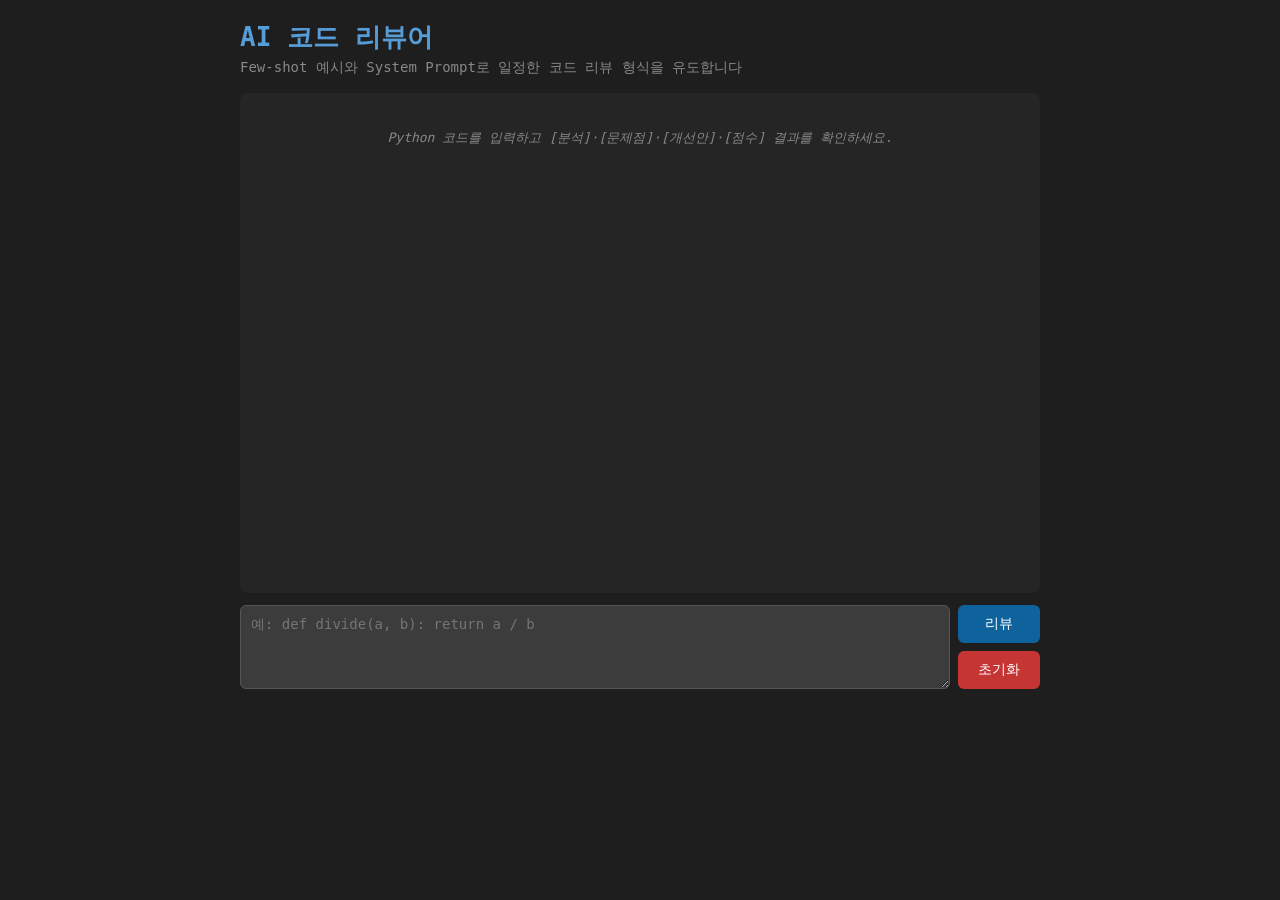
<file: chapter2/practices/p01_code_reviewer/templates/index.html>
<!DOCTYPE html>
<html lang="ko">
<head>
    <meta charset="UTF-8">
    <title>AI 코드 리뷰어 — Chapter 2 실습</title>
    <style>
        * { margin: 0; padding: 0; box-sizing: border-box; }
        body { font-family: monospace; background: #1e1e1e; color: #d4d4d4; display: flex; justify-content: center; padding: 20px; }
        .container { width: 100%; max-width: 800px; }
        h1 { color: #569cd6; margin-bottom: 4px; }
        .subtitle { color: #888; margin-bottom: 16px; font-size: 14px; }
        .chat-area { background: #252526; border-radius: 8px; height: 500px; overflow-y: auto; padding: 16px; margin-bottom: 12px; }
        .message { margin-bottom: 16px; padding: 10px 14px; border-radius: 8px; }
        .message.user { background: #2d2d30; }
        .message.assistant { background: #1e3a2f; }
        .role { font-weight: bold; color: #569cd6; display: block; margin-bottom: 4px; font-size: 12px; }
        .message.assistant .role { color: #4ec9b0; }
        .text { white-space: pre-wrap; line-height: 1.6; }
        .input-area { display: flex; gap: 8px; }
        textarea { flex: 1; background: #3c3c3c; color: #d4d4d4; border: 1px solid #555; border-radius: 6px; padding: 10px; font-family: monospace; font-size: 14px; resize: vertical; min-height: 80px; }
        button { background: #0e639c; color: white; border: none; border-radius: 6px; padding: 10px 20px; cursor: pointer; font-size: 14px; }
        button:hover { background: #1177bb; }
        button:disabled { background: #555; cursor: not-allowed; }
        button.reset { background: #c53534; }
        button.reset:hover { background: #d94745; }
        .token-info { margin-top: 8px; font-size: 12px; color: #888; }
        .system-msg { color: #888; font-style: italic; text-align: center; padding: 20px; }
        .btn-group { display: flex; flex-direction: column; gap: 8px; }
    </style>
</head>
<body>
    <div class="container">
        <h1>AI 코드 리뷰어</h1>
        <p class="subtitle">Few-shot 예시와 System Prompt로 일정한 코드 리뷰 형식을 유도합니다</p>

        <div id="chat-area" class="chat-area">
            <div id="messages"><div class="system-msg">Python 코드를 입력하고 [분석]·[문제점]·[개선안]·[점수] 결과를 확인하세요.</div></div>
        </div>

        <div class="input-area">
            <textarea id="user-input" placeholder="예: def divide(a, b): return a / b"></textarea>
            <div class="btn-group">
                <button id="send-btn" onclick="sendMessage()">리뷰</button>
                <button class="reset" onclick="resetChat()">초기화</button>
            </div>
        </div>
        <div id="token-info" class="token-info"></div>
    </div>

    <script>
        const sessionId = crypto.randomUUID();

        async function sendMessage() {
            const input = document.getElementById('user-input');
            const message = input.value.trim();
            if (!message) return;

            appendMessage('user', message);
            input.value = '';
            document.getElementById('send-btn').disabled = true;

            const assistantDiv = appendMessage('assistant', '');

            try {
                const response = await fetch('/chat', {
                    method: 'POST',
                    headers: { 'Content-Type': 'application/json' },
                    body: JSON.stringify({ message, session_id: sessionId }),
                });
                const reader = response.body.getReader();
                const decoder = new TextDecoder();
                let buffer = '';

                while (true) {
                    const { done, value } = await reader.read();
                    if (done) break;
                    buffer += decoder.decode(value, { stream: true });
                    const lines = buffer.split('\n');
                    buffer = lines.pop();
                    for (const line of lines) {
                        if (!line.startsWith('data: ')) continue;
                        const data = JSON.parse(line.slice(6));
                        if (data.text) {
                            assistantDiv.querySelector('.text').textContent += data.text;
                            document.getElementById('chat-area').scrollTop = document.getElementById('chat-area').scrollHeight;
                        }
                        if (data.done) {
                            document.getElementById('token-info').textContent =
                                `이번 호출의 토큰 · 입력 ${data.input_tokens} / 출력 ${data.output_tokens}`;
                        }
                    }
                }
            } catch (e) {
                assistantDiv.querySelector('.text').textContent = '리뷰를 받지 못했습니다. 서버 연결과 API 키를 확인하세요.';
            }
            document.getElementById('send-btn').disabled = false;
        }

        function appendMessage(role, text) {
            const messages = document.getElementById('messages');
            const div = document.createElement('div');
            div.className = `message ${role}`;
            const roleSpan = document.createElement('span');
            roleSpan.className = 'role';
            roleSpan.textContent = role === 'user' ? '입력 코드' : 'AI 리뷰';
            const textSpan = document.createElement('span');
            textSpan.className = 'text';
            textSpan.textContent = text;
            div.append(roleSpan, textSpan);
            messages.appendChild(div);
            return div;
        }

        async function resetChat() {
            await fetch('/reset', {
                method: 'POST',
                headers: { 'Content-Type': 'application/json' },
                body: JSON.stringify({ session_id: sessionId }),
            });
            document.getElementById('messages').innerHTML = '<div class="system-msg">Python 코드를 입력하면 새 리뷰를 시작합니다.</div>';
            document.getElementById('token-info').textContent = '';
        }
    </script>
</body>
</html>
</file>
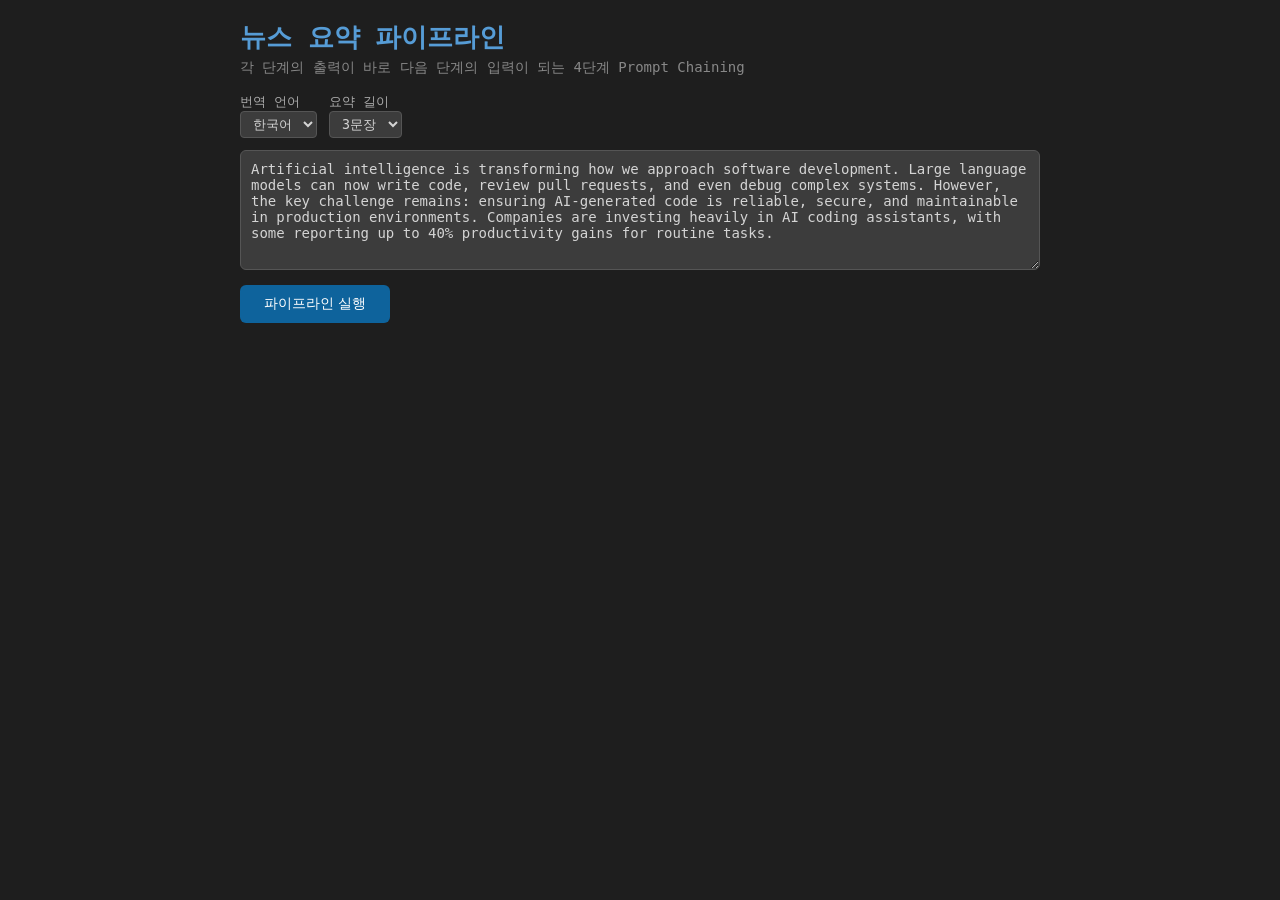
<file: chapter2/practices/p02_news_pipeline/templates/index.html>
<!DOCTYPE html>
<html lang="ko">
<head>
    <meta charset="UTF-8">
    <title>뉴스 요약 파이프라인 — Chapter 2 실습</title>
    <style>
        * { margin: 0; padding: 0; box-sizing: border-box; }
        body { font-family: monospace; background: #1e1e1e; color: #d4d4d4; display: flex; justify-content: center; padding: 20px; }
        .container { width: 100%; max-width: 800px; }
        h1 { color: #569cd6; margin-bottom: 4px; }
        .subtitle { color: #888; margin-bottom: 16px; font-size: 14px; }
        .options { display: flex; gap: 12px; margin-bottom: 12px; }
        .options label { font-size: 13px; color: #aaa; }
        .options select { background: #3c3c3c; color: #d4d4d4; border: 1px solid #555; border-radius: 4px; padding: 4px 8px; font-family: monospace; }
        textarea { width: 100%; background: #3c3c3c; color: #d4d4d4; border: 1px solid #555; border-radius: 6px; padding: 10px; font-family: monospace; font-size: 14px; resize: vertical; min-height: 120px; margin-bottom: 12px; }
        button { background: #0e639c; color: white; border: none; border-radius: 6px; padding: 10px 24px; cursor: pointer; font-size: 14px; margin-bottom: 16px; }
        button:hover { background: #1177bb; }
        button:disabled { background: #555; cursor: not-allowed; }
        .pipeline { display: flex; flex-direction: column; gap: 12px; }
        .step { background: #252526; border-radius: 8px; padding: 14px; border-left: 4px solid #555; }
        .step.running { border-left-color: #dcdcaa; }
        .step.done { border-left-color: #4ec9b0; }
        .step-header { font-weight: bold; font-size: 13px; margin-bottom: 6px; }
        .step.running .step-header { color: #dcdcaa; }
        .step.done .step-header { color: #4ec9b0; }
        .step-result { white-space: pre-wrap; line-height: 1.5; font-size: 14px; }
        .arrow { text-align: center; color: #555; font-size: 18px; }
    </style>
</head>
<body>
    <div class="container">
        <h1>뉴스 요약 파이프라인</h1>
        <p class="subtitle">각 단계의 출력이 바로 다음 단계의 입력이 되는 4단계 Prompt Chaining</p>

        <div class="options">
            <div><label>번역 언어</label><br>
                <select id="language">
                    <option value="한국어">한국어</option>
                    <option value="일본어">일본어</option>
                    <option value="중국어">중국어</option>
                </select>
            </div>
            <div><label>요약 길이</label><br>
                <select id="length">
                    <option value="1문장">1문장</option>
                    <option value="3문장" selected>3문장</option>
                    <option value="5문장">5문장</option>
                </select>
            </div>
        </div>

        <textarea id="article" placeholder="분석할 영문 기사 원문을 입력하세요.">Artificial intelligence is transforming how we approach software development. Large language models can now write code, review pull requests, and even debug complex systems. However, the key challenge remains: ensuring AI-generated code is reliable, secure, and maintainable in production environments. Companies are investing heavily in AI coding assistants, with some reporting up to 40% productivity gains for routine tasks.</textarea>
        <br>
        <button id="run-btn" onclick="runPipeline()">파이프라인 실행</button>

        <div id="pipeline" class="pipeline"></div>
    </div>

    <script>
        const stepNames = ['번역', '요약', '키워드 추출', '감성 분석'];

        async function runPipeline() {
            const article = document.getElementById('article').value.trim();
            if (!article) return;

            const btn = document.getElementById('run-btn');
            btn.disabled = true;

            // 이전 결과를 지우고 새 파이프라인 단계를 화면에 준비합니다.
            const pipeline = document.getElementById('pipeline');
            pipeline.innerHTML = stepNames.map((name, i) =>
                `${i > 0 ? '<div class="arrow">↓</div>' : ''}
                 <div class="step" id="step-${i + 1}">
                    <div class="step-header">${i + 1}단계 · ${name}</div>
                    <div class="step-result"></div>
                 </div>`
            ).join('');

            try {
                const response = await fetch('/analyze', {
                    method: 'POST',
                    headers: { 'Content-Type': 'application/json' },
                    body: JSON.stringify({
                        article,
                        language: document.getElementById('language').value,
                        length: document.getElementById('length').value,
                    }),
                });
                const reader = response.body.getReader();
                const decoder = new TextDecoder();
                let buffer = '';

                while (true) {
                    const { done, value } = await reader.read();
                    if (done) break;
                    buffer += decoder.decode(value, { stream: true });
                    const lines = buffer.split('\n');
                    buffer = lines.pop();
                    for (const line of lines) {
                        if (!line.startsWith('data: ')) continue;
                        const data = JSON.parse(line.slice(6));

                        if (data.step && data.status === 'start') {
                            document.getElementById(`step-${data.step}`).className = 'step running';
                            document.querySelector(`#step-${data.step} .step-result`).textContent =
                                data.step === 1 ? '원문을 입력으로 처리 중...' : '이전 단계 결과를 입력으로 처리 중...';
                        }
                        if (data.step && data.status === 'done') {
                            const stepEl = document.getElementById(`step-${data.step}`);
                            stepEl.className = 'step done';
                            stepEl.querySelector('.step-result').textContent = data.result;
                        }
                    }
                }
            } catch (e) {
                pipeline.innerHTML += '<div style="color:#c53534;margin-top:12px;">파이프라인을 완료하지 못했습니다. 서버 상태를 확인한 뒤 다시 시도하세요.</div>';
            }
            btn.disabled = false;
        }
    </script>
</body>
</html>
</file>
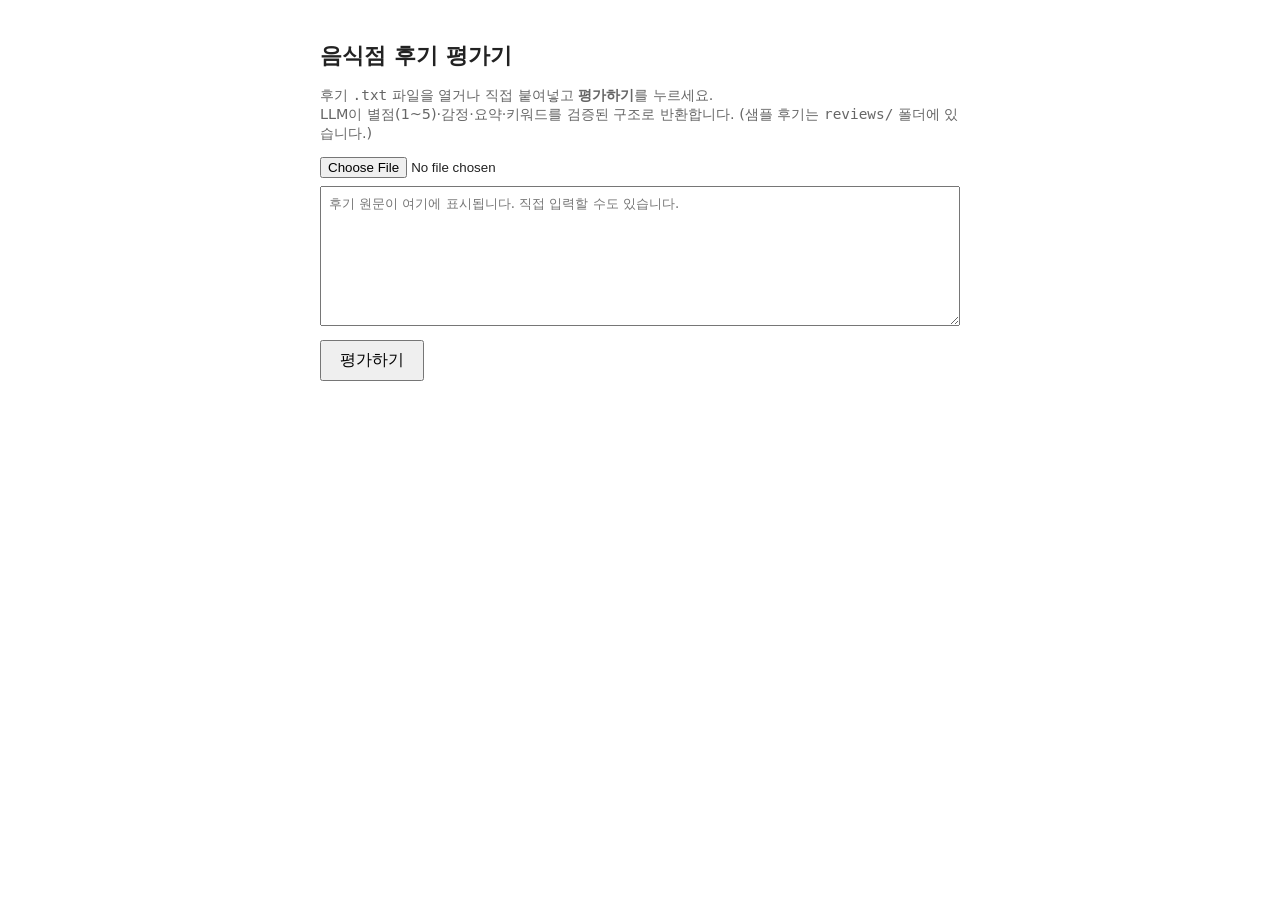
<file: chapter2/practices/p04_review_scorer/templates/index.html>
<!DOCTYPE html>
<html lang="ko">
<head>
  <meta charset="UTF-8">
  <meta name="viewport" content="width=device-width, initial-scale=1.0">
  <title>음식점 후기 평가기</title>
  <!--
    프론트엔드는 의도적으로 최소화했습니다 (바닐라 HTML/CSS/JS).
    이 실습의 중점은 백엔드의 Anthropic SDK 사용과 출력 결과에 있습니다.
  -->
  <style>
    body { font-family: system-ui, sans-serif; max-width: 640px; margin: 40px auto; padding: 0 16px; color: #222; }
    h1 { font-size: 1.4rem; }
    .hint { color: #666; font-size: 0.9rem; }
    textarea { width: 100%; height: 140px; margin-top: 8px; box-sizing: border-box; font-family: inherit; padding: 8px; }
    button { margin-top: 10px; padding: 8px 18px; font-size: 1rem; cursor: pointer; }
    #result { margin-top: 24px; }
    .card { border: 1px solid #ddd; border-radius: 8px; padding: 16px; }
    .stars { font-size: 1.6rem; letter-spacing: 2px; }
    .badge { display: inline-block; padding: 2px 10px; border-radius: 12px; font-size: 0.85rem; color: #fff; }
    .badge.긍정 { background: #2e7d32; }
    .badge.중립 { background: #f9a825; }
    .badge.부정 { background: #c62828; }
    .summary { margin: 12px 0; }
    .keywords span { display: inline-block; background: #eef; border-radius: 6px; padding: 2px 8px; margin: 2px; font-size: 0.85rem; }
    .error { color: #c62828; }
  </style>
</head>
<body>
  <h1>음식점 후기 평가기</h1>
  <p class="hint">
    후기 <code>.txt</code> 파일을 열거나 직접 붙여넣고 <b>평가하기</b>를 누르세요.<br>
    LLM이 별점(1~5)·감정·요약·키워드를 검증된 구조로 반환합니다.
    (샘플 후기는 <code>reviews/</code> 폴더에 있습니다.)
  </p>

  <input type="file" id="file" accept=".txt">
  <textarea id="review" placeholder="후기 원문이 여기에 표시됩니다. 직접 입력할 수도 있습니다."></textarea>
  <button id="btn">평가하기</button>

  <div id="result"></div>

  <script>
    const fileInput = document.getElementById("file");
    const reviewBox = document.getElementById("review");
    const btn = document.getElementById("btn");
    const result = document.getElementById("result");

    // 1) 웹에서 .txt 파일을 읽어 텍스트 영역에 채웁니다 (FileReader).
    fileInput.addEventListener("change", () => {
      const file = fileInput.files[0];
      if (!file) return;
      const reader = new FileReader();
      reader.onload = () => { reviewBox.value = reader.result; };
      reader.readAsText(file, "UTF-8");
    });

    // 실패 코드 → 사용자용 메시지
    const ERROR_MESSAGES = {
      empty: "후기 내용이 비어 있습니다.",
      too_long: "후기가 너무 깁니다. 더 짧게 입력해 주세요.",
      invalid_output: "평가 결과 형식이 올바르지 않습니다. 다시 시도해 주세요.",
      truncated: "응답이 중간에 잘렸습니다. 다시 시도해 주세요.",
      connection: "서버에 연결하지 못했습니다. 잠시 후 다시 시도해 주세요.",
      server_error: "일시적인 서버 오류입니다. 잠시 후 다시 시도해 주세요.",
      bad_request: "요청 형식이 올바르지 않습니다.",
    };

    // 2) 후기 텍스트를 Flask로 전송하고, 3) 받은 결과 JSON을 HTML로 렌더링합니다.
    btn.addEventListener("click", async () => {
      const review = reviewBox.value;
      result.innerHTML = "<p class='hint'>후기를 분석하고 결과 형식을 검증하는 중입니다...</p>";
      btn.disabled = true;
      try {
        const res = await fetch("/evaluate", {
          method: "POST",
          headers: { "Content-Type": "application/json" },
          body: JSON.stringify({ review }),
        });
        const data = await res.json();
        result.innerHTML = data.ok ? renderResult(data.evaluation) : renderError(data.error);
      } catch (e) {
        result.innerHTML = renderError("connection");
      } finally {
        btn.disabled = false;
      }
    });

    function renderResult(ev) {
      const stars = "★".repeat(ev.점수) + "☆".repeat(5 - ev.점수);
      const keywords = ev.키워드.map(k => `<span>${escapeHtml(k)}</span>`).join(" ");
      return `
        <div class="card">
          <div class="stars">${stars} <small>(${ev.점수}/5)</small>
            <span class="badge ${ev.감정}">${ev.감정}</span>
          </div>
          <p class="summary"><b>요약</b> · ${escapeHtml(ev.요약)}</p>
          <div class="keywords"><b>근거 키워드</b> · ${keywords}</div>
        </div>`;
    }

    function renderError(code) {
      const msg = ERROR_MESSAGES[code] || "알 수 없는 오류가 발생했습니다.";
      return `<p class="error">⚠ ${msg} <small>(${code})</small></p>`;
    }

    // LLM 출력은 외부 데이터이므로 화면에 넣기 전 이스케이프합니다 (XSS 방어).
    function escapeHtml(s) {
      const div = document.createElement("div");
      div.textContent = s;
      return div.innerHTML;
    }
  </script>
</body>
</html>
</file>
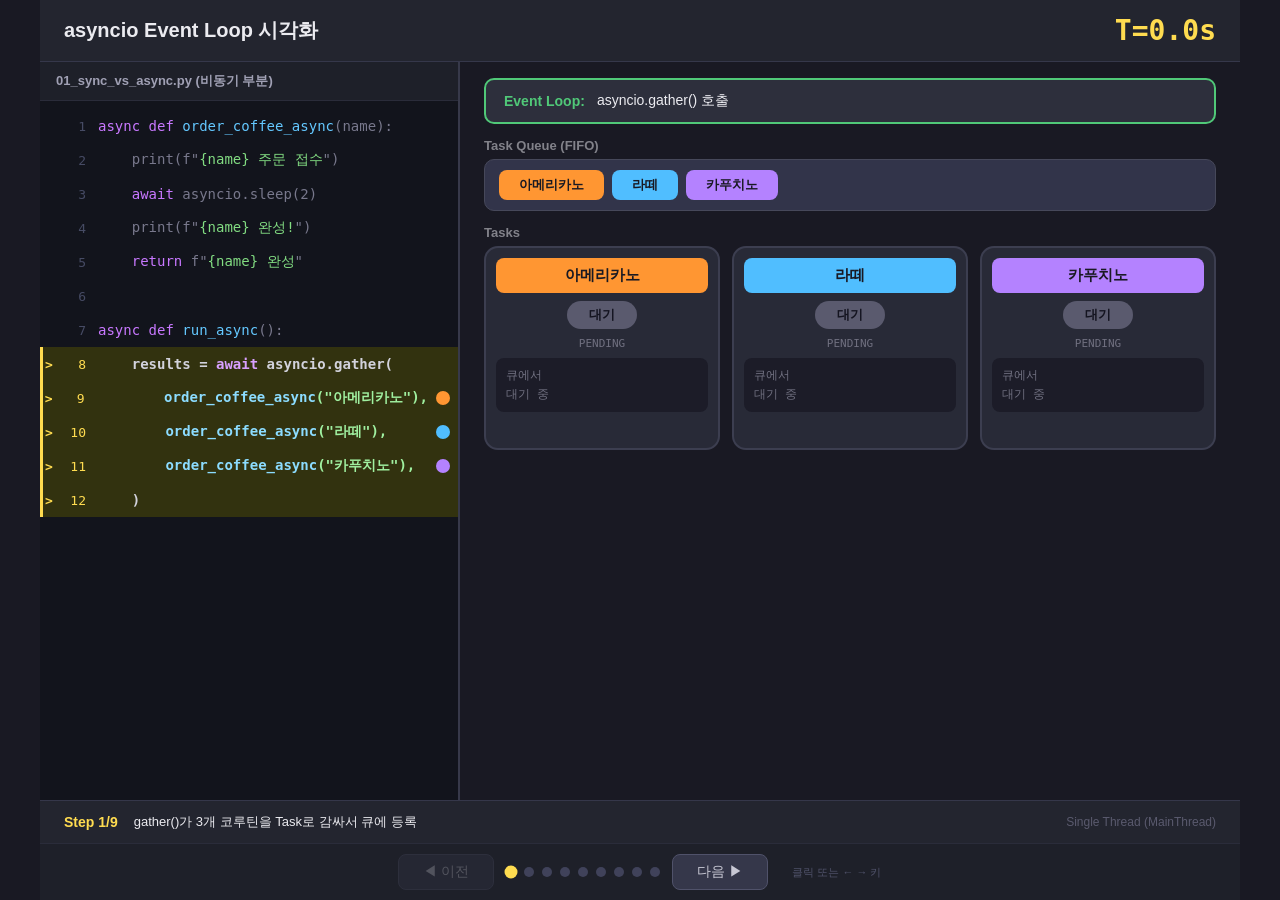
<file: appendix/async_basics/async_event_loop.html>
<!DOCTYPE html>
<html lang="ko">
<head>
<meta charset="UTF-8">
<meta name="viewport" content="width=device-width, initial-scale=1.0">
<title>asyncio Event Loop 시각화</title>
<style>
  * { margin: 0; padding: 0; box-sizing: border-box; }
  body {
    background: #191923;
    color: #ebebf0;
    font-family: 'Malgun Gothic', 'Apple SD Gothic Neo', sans-serif;
    user-select: none;
    overflow: hidden;
    height: 100vh;
  }

  .container {
    display: flex;
    flex-direction: column;
    height: 100vh;
    max-width: 1200px;
    margin: 0 auto;
  }

  /* 타이틀 바 */
  .title-bar {
    display: flex;
    justify-content: space-between;
    align-items: center;
    padding: 14px 24px;
    background: #23252f;
    border-bottom: 1px solid #35374a;
  }
  .title-bar h1 { font-size: 20px; font-weight: 700; }
  .time-badge {
    font-size: 28px;
    font-weight: 800;
    color: #ffdc50;
    font-family: 'Consolas', monospace;
  }

  /* 메인 영역 */
  .main {
    display: flex;
    flex: 1;
    min-height: 0;
  }

  /* 코드 패널 */
  .code-panel {
    width: 420px;
    min-width: 420px;
    background: #12141c;
    border-right: 2px solid #37394a;
    display: flex;
    flex-direction: column;
  }
  .code-header {
    padding: 10px 16px;
    background: #1e2029;
    color: #a0a0b4;
    font-size: 13px;
    font-weight: 600;
    border-bottom: 1px solid #2a2c3a;
  }
  .code-lines {
    flex: 1;
    padding: 8px 0;
    overflow: hidden;
  }
  .code-line {
    display: flex;
    align-items: center;
    height: 34px;
    padding: 0 8px 0 0;
    font-family: 'Consolas', 'D2Coding', monospace;
    font-size: 14px;
    transition: background 0.3s;
    position: relative;
  }
  .code-line.highlighted {
    background: #32320f;
  }
  .code-line.highlighted::before {
    content: '';
    position: absolute;
    left: 0; top: 0; bottom: 0;
    width: 3px;
    background: #ffdc50;
  }
  .code-line .arrow {
    width: 18px;
    text-align: center;
    color: #ffdc50;
    font-weight: 700;
    font-size: 13px;
    opacity: 0;
    transition: opacity 0.3s;
  }
  .code-line.highlighted .arrow { opacity: 1; }
  .code-line .line-num {
    width: 28px;
    text-align: right;
    color: #464b64;
    font-size: 13px;
    margin-right: 12px;
    transition: color 0.3s;
  }
  .code-line.highlighted .line-num { color: #ffdc50; }
  .code-line .code-text {
    flex: 1;
    white-space: pre;
    color: #78788c;
    transition: color 0.3s;
  }
  .code-line.highlighted .code-text { color: #d2d2dc; font-weight: 600; }
  .code-dot {
    width: 14px; height: 14px;
    border-radius: 50%;
    margin-left: 8px;
    flex-shrink: 0;
  }
  /* 구문 강조 */
  .kw { color: #c878ff; }
  .fn { color: #64c8ff; }
  .str { color: #82dc82; }
  .code-line.highlighted .kw { color: #d8a0ff; }
  .code-line.highlighted .fn { color: #8cdcff; }
  .code-line.highlighted .str { color: #a0f0a0; }

  /* 우측 시각화 */
  .visual-panel {
    flex: 1;
    padding: 16px 24px;
    display: flex;
    flex-direction: column;
    gap: 14px;
  }

  /* Event Loop 바 */
  .event-loop {
    padding: 12px 18px;
    background: #2d2f3c;
    border: 2px solid #50c878;
    border-radius: 10px;
    display: flex;
    align-items: center;
    gap: 12px;
  }
  .event-loop .label {
    color: #50c878;
    font-weight: 700;
    font-size: 14px;
    white-space: nowrap;
  }
  .event-loop .action {
    font-size: 14px;
    transition: all 0.3s;
  }

  /* Task Queue */
  .queue-section .section-label {
    font-size: 13px;
    font-weight: 600;
    color: #82828a;
    margin-bottom: 6px;
  }
  .queue-box {
    background: #32344a;
    border: 1px solid #46485a;
    border-radius: 10px;
    padding: 10px 14px;
    min-height: 44px;
    display: flex;
    align-items: center;
    gap: 8px;
    transition: all 0.3s;
  }
  .queue-item {
    padding: 6px 20px;
    border-radius: 8px;
    font-size: 13px;
    font-weight: 600;
    color: #191923;
    transition: all 0.4s;
  }
  .queue-empty {
    color: #606070;
    font-size: 13px;
    width: 100%;
    text-align: center;
  }

  /* Tasks */
  .tasks-section .section-label {
    font-size: 13px;
    font-weight: 600;
    color: #82828a;
    margin-bottom: 6px;
  }
  .tasks-grid {
    display: grid;
    grid-template-columns: repeat(3, 1fr);
    gap: 12px;
    flex: 1;
  }
  .task-card {
    background: #282a37;
    border: 2px solid #3c3e50;
    border-radius: 14px;
    padding: 10px;
    display: flex;
    flex-direction: column;
    align-items: center;
    gap: 8px;
    transition: all 0.4s;
  }
  .task-card.active {
    border-color: #ffdc50;
    box-shadow: 0 0 16px rgba(255,220,80,0.15);
  }
  .task-name {
    width: 100%;
    text-align: center;
    padding: 8px;
    border-radius: 8px;
    font-weight: 700;
    font-size: 15px;
    color: #191923;
  }
  .state-badge {
    padding: 5px 22px;
    border-radius: 14px;
    font-size: 13px;
    font-weight: 600;
    color: #141420;
    transition: all 0.4s;
  }
  .state-eng {
    font-size: 11px;
    color: #707080;
    font-family: 'Consolas', monospace;
  }
  .task-code-box {
    width: 100%;
    background: #1c1c28;
    border-radius: 8px;
    padding: 8px 10px;
    font-family: 'Consolas', 'D2Coding', monospace;
    font-size: 12px;
    line-height: 1.6;
    min-height: 48px;
    transition: all 0.3s;
  }
  .task-marker {
    font-size: 12px;
    color: #ffdc50;
    font-weight: 700;
    height: 18px;
  }

  /* 하단 바 */
  .bottom-bar {
    padding: 12px 24px;
    background: #23252f;
    border-top: 1px solid #35374a;
    display: flex;
    justify-content: space-between;
    align-items: center;
  }
  .step-info {
    display: flex;
    align-items: center;
    gap: 16px;
  }
  .step-badge {
    color: #ffdc50;
    font-weight: 700;
    font-size: 14px;
  }
  .step-desc { font-size: 13px; }
  .thread-label {
    font-size: 12px;
    color: #5a5a6e;
  }

  /* 네비게이션 */
  .nav-bar {
    display: flex;
    justify-content: center;
    align-items: center;
    gap: 12px;
    padding: 10px 24px;
    background: #1e2029;
    border-top: 1px solid #2a2c3a;
  }
  .nav-btn {
    background: #35374a;
    border: 1px solid #50526a;
    color: #c8c8d4;
    padding: 8px 24px;
    border-radius: 8px;
    font-size: 14px;
    cursor: pointer;
    transition: all 0.2s;
    font-family: inherit;
  }
  .nav-btn:hover { background: #45476a; border-color: #6a6c8a; }
  .nav-btn:active { background: #55578a; }
  .nav-btn:disabled { opacity: 0.3; cursor: not-allowed; }
  .nav-dots {
    display: flex;
    gap: 8px;
  }
  .nav-dot {
    width: 10px; height: 10px;
    border-radius: 50%;
    background: #40425a;
    cursor: pointer;
    transition: all 0.3s;
  }
  .nav-dot.active { background: #ffdc50; transform: scale(1.3); }
  .nav-dot:hover { background: #80829a; }
  .nav-hint {
    font-size: 11px;
    color: #50526a;
    margin-left: 12px;
  }

  /* 색상 유틸 */
  .c-americano { background: #ff9632; }
  .c-latte { background: #50beff; }
  .c-cappuccino { background: #b482ff; }
  .s-pending { background: #5a5a6e; }
  .s-running { background: #3cb964; }
  .s-suspended { background: #f0aa28; }
  .s-ready { background: #50b4f5; }
  .s-done { background: #46465a; }

  .tc-running { color: #82dc82; }
  .tc-suspended { color: #c878ff; }
  .tc-done { color: #82dc82; }
  .tc-pending { color: #707080; }
  .tc-ready { color: #707080; }
</style>
</head>
<body>

<div class="container">
  <div class="title-bar">
    <h1>asyncio Event Loop 시각화</h1>
    <span class="time-badge" id="time">T=0.0s</span>
  </div>

  <div class="main">
    <!-- 코드 패널 -->
    <div class="code-panel">
      <div class="code-header">01_sync_vs_async.py (비동기 부분)</div>
      <div class="code-lines" id="codeLines"></div>
    </div>

    <!-- 시각화 패널 -->
    <div class="visual-panel">
      <div class="event-loop">
        <span class="label">Event Loop:</span>
        <span class="action" id="loopAction"></span>
      </div>

      <div class="queue-section">
        <div class="section-label">Task Queue (FIFO)</div>
        <div class="queue-box" id="queueBox"></div>
      </div>

      <div class="tasks-section">
        <div class="section-label">Tasks</div>
        <div class="tasks-grid" id="tasksGrid"></div>
      </div>
    </div>
  </div>

  <div class="bottom-bar">
    <div class="step-info">
      <span class="step-badge" id="stepBadge"></span>
      <span class="step-desc" id="stepDesc"></span>
    </div>
    <span class="thread-label">Single Thread (MainThread)</span>
  </div>

  <div class="nav-bar">
    <button class="nav-btn" id="prevBtn" onclick="prev()">&#9664; 이전</button>
    <div class="nav-dots" id="navDots"></div>
    <button class="nav-btn" id="nextBtn" onclick="next()">다음 &#9654;</button>
    <span class="nav-hint">클릭 또는 ← → 키</span>
  </div>
</div>

<script>
const CODE = [
  { tokens: [{t:'async def ',c:'kw'},{t:'order_coffee_async',c:'fn'},{t:'(name):',c:''}], tag: null },
  { tokens: [{t:'    print',c:''},{t:'(f"',c:''},{t:'{name} 주문 접수',c:'str'},{t:'")',c:''}], tag: null },
  { tokens: [{t:'    await ',c:'kw'},{t:'asyncio.sleep(2)',c:''}], tag: null },
  { tokens: [{t:'    print',c:''},{t:'(f"',c:''},{t:'{name} 완성!',c:'str'},{t:'")',c:''}], tag: null },
  { tokens: [{t:'    return ',c:'kw'},{t:'f"',c:''},{t:'{name} 완성',c:'str'},{t:'"',c:''}], tag: null },
  { tokens: [], tag: null },
  { tokens: [{t:'async def ',c:'kw'},{t:'run_async',c:'fn'},{t:'():',c:''}], tag: null },
  { tokens: [{t:'    results = ',c:''},{t:'await ',c:'kw'},{t:'asyncio.gather(',c:''}], tag: null },
  { tokens: [{t:'        order_coffee_async',c:'fn'},{t:'("아메리카노"),',c:'str'}], tag: '아메리카노' },
  { tokens: [{t:'        order_coffee_async',c:'fn'},{t:'("라떼"),',c:'str'}], tag: '라떼' },
  { tokens: [{t:'        order_coffee_async',c:'fn'},{t:'("카푸치노"),',c:'str'}], tag: '카푸치노' },
  { tokens: [{t:'    )',c:''}], tag: null },
];

const TAG_COLORS = { '아메리카노': '#ff9632', '라떼': '#50beff', '카푸치노': '#b482ff' };
const TASK_NAMES = ['아메리카노', '라떼', '카푸치노'];
const TASK_CSS = ['c-americano', 'c-latte', 'c-cappuccino'];

const STATE_LABEL = { PENDING:'대기', RUNNING:'실행 중', SUSPENDED:'await 중', READY:'재개 대기', DONE:'완료' };
const STATE_CSS = { PENDING:'s-pending', RUNNING:'s-running', SUSPENDED:'s-suspended', READY:'s-ready', DONE:'s-done' };
const TC_CSS = { PENDING:'tc-pending', RUNNING:'tc-running', SUSPENDED:'tc-suspended', READY:'tc-ready', DONE:'tc-done' };

const FRAMES = [
  {
    time:'T=0.0s', action:'asyncio.gather() 호출',
    queue:['아메리카노','라떼','카푸치노'],
    tasks:{아메리카노:'PENDING',라떼:'PENDING',카푸치노:'PENDING'},
    running:null, hl:[7,8,9,10,11],
    desc:'gather()가 3개 코루틴을 Task로 감싸서 큐에 등록',
    hints:{아메리카노:['큐에서','대기 중'],라떼:['큐에서','대기 중'],카푸치노:['큐에서','대기 중']},
  },
  {
    time:'T=0.0s', action:'큐에서 아메리카노 꺼냄',
    queue:['라떼','카푸치노'],
    tasks:{아메리카노:'RUNNING',라떼:'PENDING',카푸치노:'PENDING'},
    running:'아메리카노', hl:[1],
    desc:'아메리카노: print("주문 접수") 실행 중',
    hints:{아메리카노:['print(f"{name}','         주문 접수")'],라떼:['큐에서','대기 중'],카푸치노:['큐에서','대기 중']},
  },
  {
    time:'T=0.0s', action:'await sleep → 양보 → 라떼 꺼냄',
    queue:['카푸치노'],
    tasks:{아메리카노:'SUSPENDED',라떼:'RUNNING',카푸치노:'PENDING'},
    running:'라떼', hl:[2],
    desc:'아메리카노 await sleep(2) → 양보 → 라떼 시작',
    hints:{아메리카노:['await','  asyncio.sleep(2)'],라떼:['print(f"{name}','         주문 접수")'],카푸치노:['큐에서','대기 중']},
  },
  {
    time:'T=0.0s', action:'await sleep → 양보 → 카푸치노 꺼냄',
    queue:[],
    tasks:{아메리카노:'SUSPENDED',라떼:'SUSPENDED',카푸치노:'RUNNING'},
    running:'카푸치노', hl:[2],
    desc:'라떼도 await sleep(2) → 양보 → 카푸치노 시작',
    hints:{아메리카노:['await','  asyncio.sleep(2)'],라떼:['await','  asyncio.sleep(2)'],카푸치노:['print(f"{name}','         주문 접수")']},
  },
  {
    time:'T=0.0s', action:'모두 await 중 → I/O 대기',
    queue:[],
    tasks:{아메리카노:'SUSPENDED',라떼:'SUSPENDED',카푸치노:'SUSPENDED'},
    running:null, hl:[2],
    desc:'3개 모두 sleep 중 → 이벤트 루프가 OS에 I/O 완료 대기 요청',
    hints:{아메리카노:['await','  asyncio.sleep(2)'],라떼:['await','  asyncio.sleep(2)'],카푸치노:['await','  asyncio.sleep(2)']},
  },
  {
    time:'T=2.0s', action:'sleep 완료! → 아메리카노 재개',
    queue:['라떼','카푸치노'],
    tasks:{아메리카노:'RUNNING',라떼:'READY',카푸치노:'READY'},
    running:'아메리카노', hl:[3,4],
    desc:'2초 경과! sleep 완료 → 아메리카노부터 재개 (FIFO)',
    hints:{아메리카노:['print(f"{name} 완성!")','return f"{name} 완성"'],라떼:['sleep 완료','재개 대기 중'],카푸치노:['sleep 완료','재개 대기 중']},
  },
  {
    time:'T=2.0s', action:'아메리카노 완료 → 라떼 재개',
    queue:['카푸치노'],
    tasks:{아메리카노:'DONE',라떼:'RUNNING',카푸치노:'READY'},
    running:'라떼', hl:[3,4],
    desc:'아메리카노 print("완성!") → return → 라떼 재개',
    hints:{아메리카노:['return','  f"{name} 완성"'],라떼:['print(f"{name} 완성!")','return f"{name} 완성"'],카푸치노:['sleep 완료','재개 대기 중']},
  },
  {
    time:'T=2.0s', action:'라떼 완료 → 카푸치노 재개',
    queue:[],
    tasks:{아메리카노:'DONE',라떼:'DONE',카푸치노:'RUNNING'},
    running:'카푸치노', hl:[3,4],
    desc:'라떼 완료 → 카푸치노 재개',
    hints:{아메리카노:['return','  f"{name} 완성"'],라떼:['return','  f"{name} 완성"'],카푸치노:['print(f"{name} 완성!")','return f"{name} 완성"']},
  },
  {
    time:'T=2.0s', action:'모든 Task 완료!',
    queue:[],
    tasks:{아메리카노:'DONE',라떼:'DONE',카푸치노:'DONE'},
    running:null, hl:[11],
    desc:'총 소요시간: 약 2초 (3잔 동시 제조!)',
    hints:{아메리카노:['return','  f"{name} 완성"'],라떼:['return','  f"{name} 완성"'],카푸치노:['return','  f"{name} 완성"']},
  },
];

let current = 0;

// 코드 라인 초기 렌더링
function initCode() {
  const el = document.getElementById('codeLines');
  CODE.forEach((line, i) => {
    const div = document.createElement('div');
    div.className = 'code-line';
    div.id = 'codeLine' + i;

    let html = `<span class="arrow">></span>`;
    html += `<span class="line-num">${(i+1).toString().padStart(2,' ')}</span>`;
    html += `<span class="code-text">`;
    line.tokens.forEach(tk => {
      if (tk.c) html += `<span class="${tk.c}">${esc(tk.t)}</span>`;
      else html += esc(tk.t);
    });
    html += `</span>`;
    if (line.tag && TAG_COLORS[line.tag]) {
      html += `<span class="code-dot" style="background:${TAG_COLORS[line.tag]}"></span>`;
    }
    div.innerHTML = html;
    el.appendChild(div);
  });
}

function esc(s) {
  return s.replace(/&/g,'&amp;').replace(/</g,'&lt;').replace(/>/g,'&gt;');
}

// 네비게이션 도트
function initDots() {
  const el = document.getElementById('navDots');
  FRAMES.forEach((_, i) => {
    const dot = document.createElement('div');
    dot.className = 'nav-dot';
    dot.id = 'dot' + i;
    dot.onclick = () => goTo(i);
    el.appendChild(dot);
  });
}

function render() {
  const f = FRAMES[current];

  // 시간
  document.getElementById('time').textContent = f.time;

  // Event Loop
  document.getElementById('loopAction').textContent = f.action;

  // 코드 하이라이트
  CODE.forEach((_, i) => {
    const el = document.getElementById('codeLine' + i);
    el.classList.toggle('highlighted', f.hl.includes(i));
  });

  // Queue
  const qb = document.getElementById('queueBox');
  if (f.queue.length === 0) {
    qb.innerHTML = '<span class="queue-empty">(비어 있음)</span>';
  } else {
    qb.innerHTML = f.queue.map(name => {
      const idx = TASK_NAMES.indexOf(name);
      return `<span class="queue-item ${TASK_CSS[idx]}">${name}</span>`;
    }).join('');
  }

  // Tasks
  const tg = document.getElementById('tasksGrid');
  tg.innerHTML = TASK_NAMES.map((name, i) => {
    const state = f.tasks[name];
    const isActive = f.running === name;
    const hints = f.hints[name];
    return `
      <div class="task-card ${isActive ? 'active' : ''}">
        <div class="task-name ${TASK_CSS[i]}">${name}</div>
        <span class="state-badge ${STATE_CSS[state]}">${STATE_LABEL[state]}</span>
        <span class="state-eng">${state}</span>
        <div class="task-code-box ${TC_CSS[state]}">${hints.map(h=>esc(h)).join('<br>')}</div>
        <div class="task-marker">${isActive ? '>>> 실행 중' : ''}</div>
      </div>
    `;
  }).join('');

  // 하단
  document.getElementById('stepBadge').textContent = `Step ${current+1}/${FRAMES.length}`;
  document.getElementById('stepDesc').textContent = f.desc;

  // 버튼
  document.getElementById('prevBtn').disabled = current === 0;
  document.getElementById('nextBtn').disabled = current === FRAMES.length - 1;

  // 도트
  FRAMES.forEach((_, i) => {
    document.getElementById('dot' + i).classList.toggle('active', i === current);
  });
}

function next() { if (current < FRAMES.length - 1) { current++; render(); } }
function prev() { if (current > 0) { current--; render(); } }
function goTo(i) { current = i; render(); }

document.addEventListener('keydown', e => {
  if (e.key === 'ArrowRight' || e.key === ' ') { e.preventDefault(); next(); }
  if (e.key === 'ArrowLeft') { e.preventDefault(); prev(); }
  if (e.key === 'Home') { e.preventDefault(); goTo(0); }
  if (e.key === 'End') { e.preventDefault(); goTo(FRAMES.length - 1); }
});

// 클릭으로 다음
document.querySelector('.main').addEventListener('click', e => {
  if (e.target.closest('.nav-bar')) return;
  next();
});

initCode();
initDots();
render();
</script>
</body>
</html>
</file>
